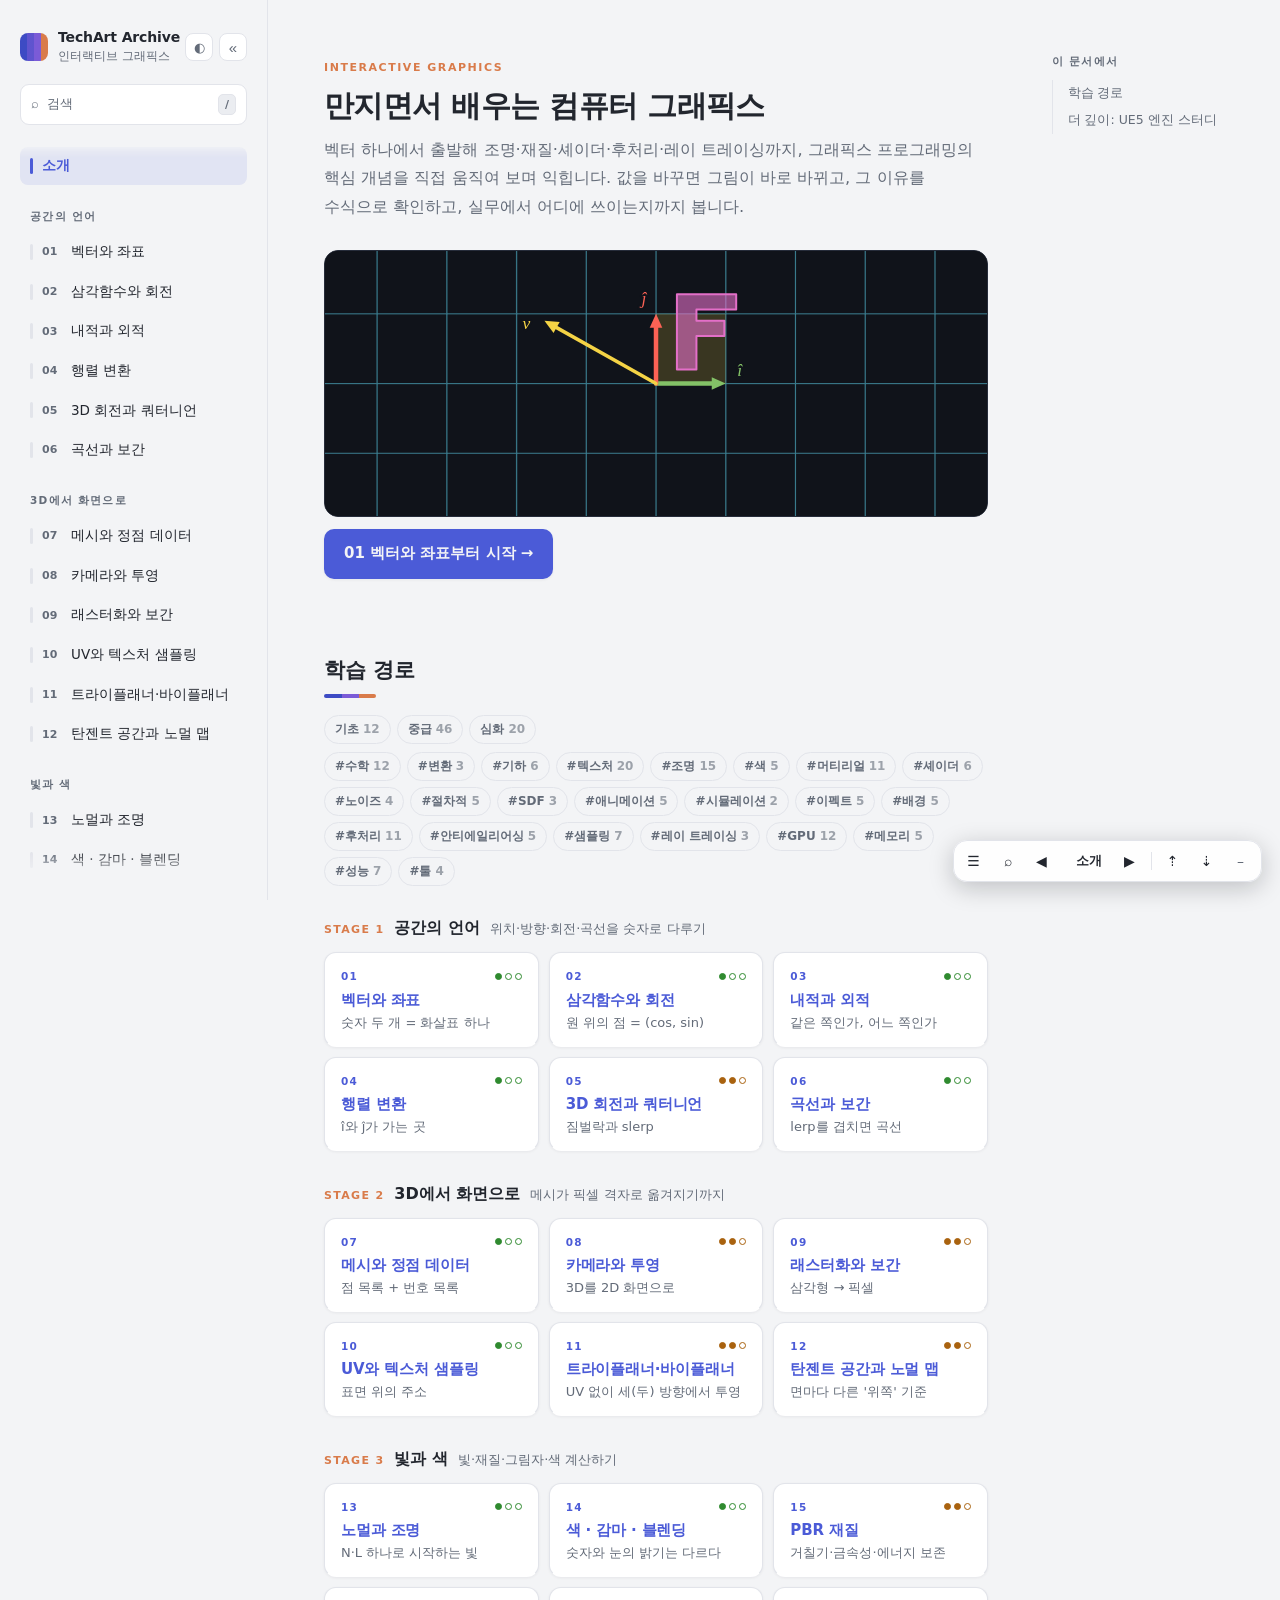
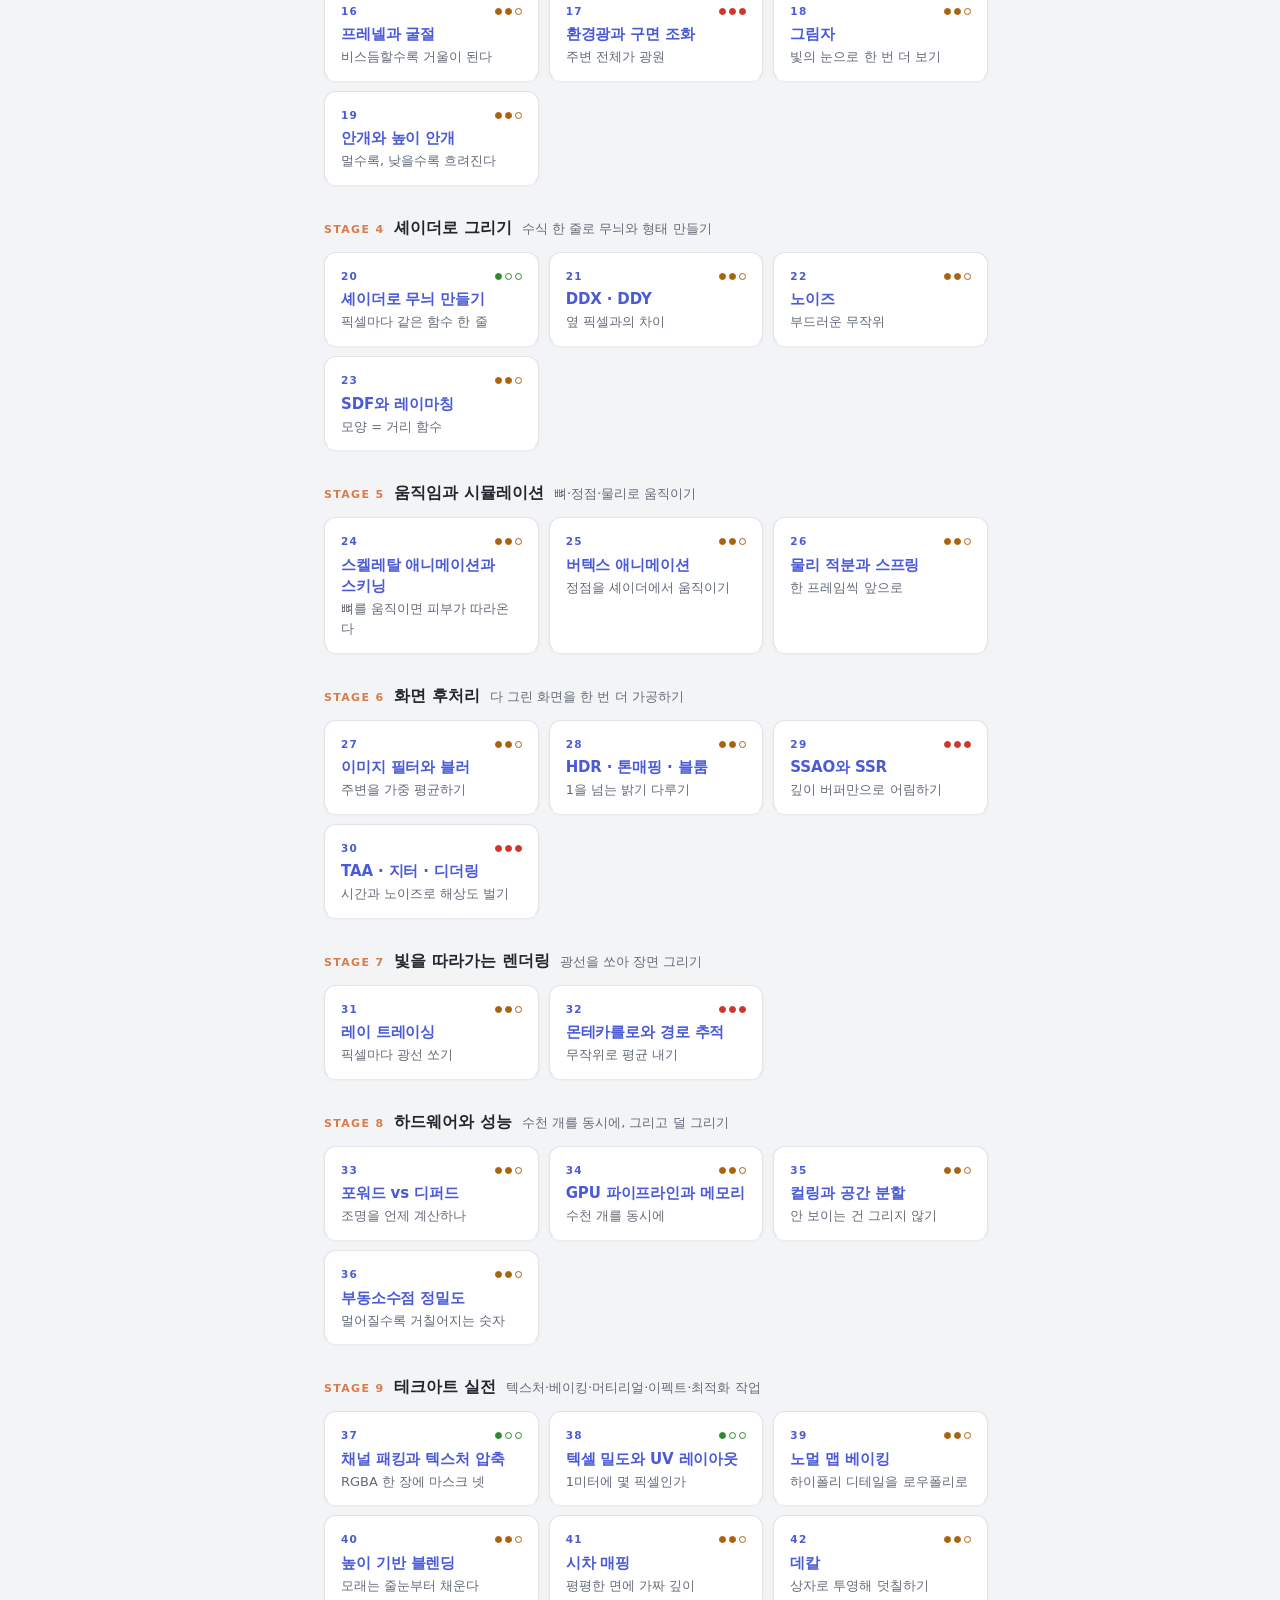
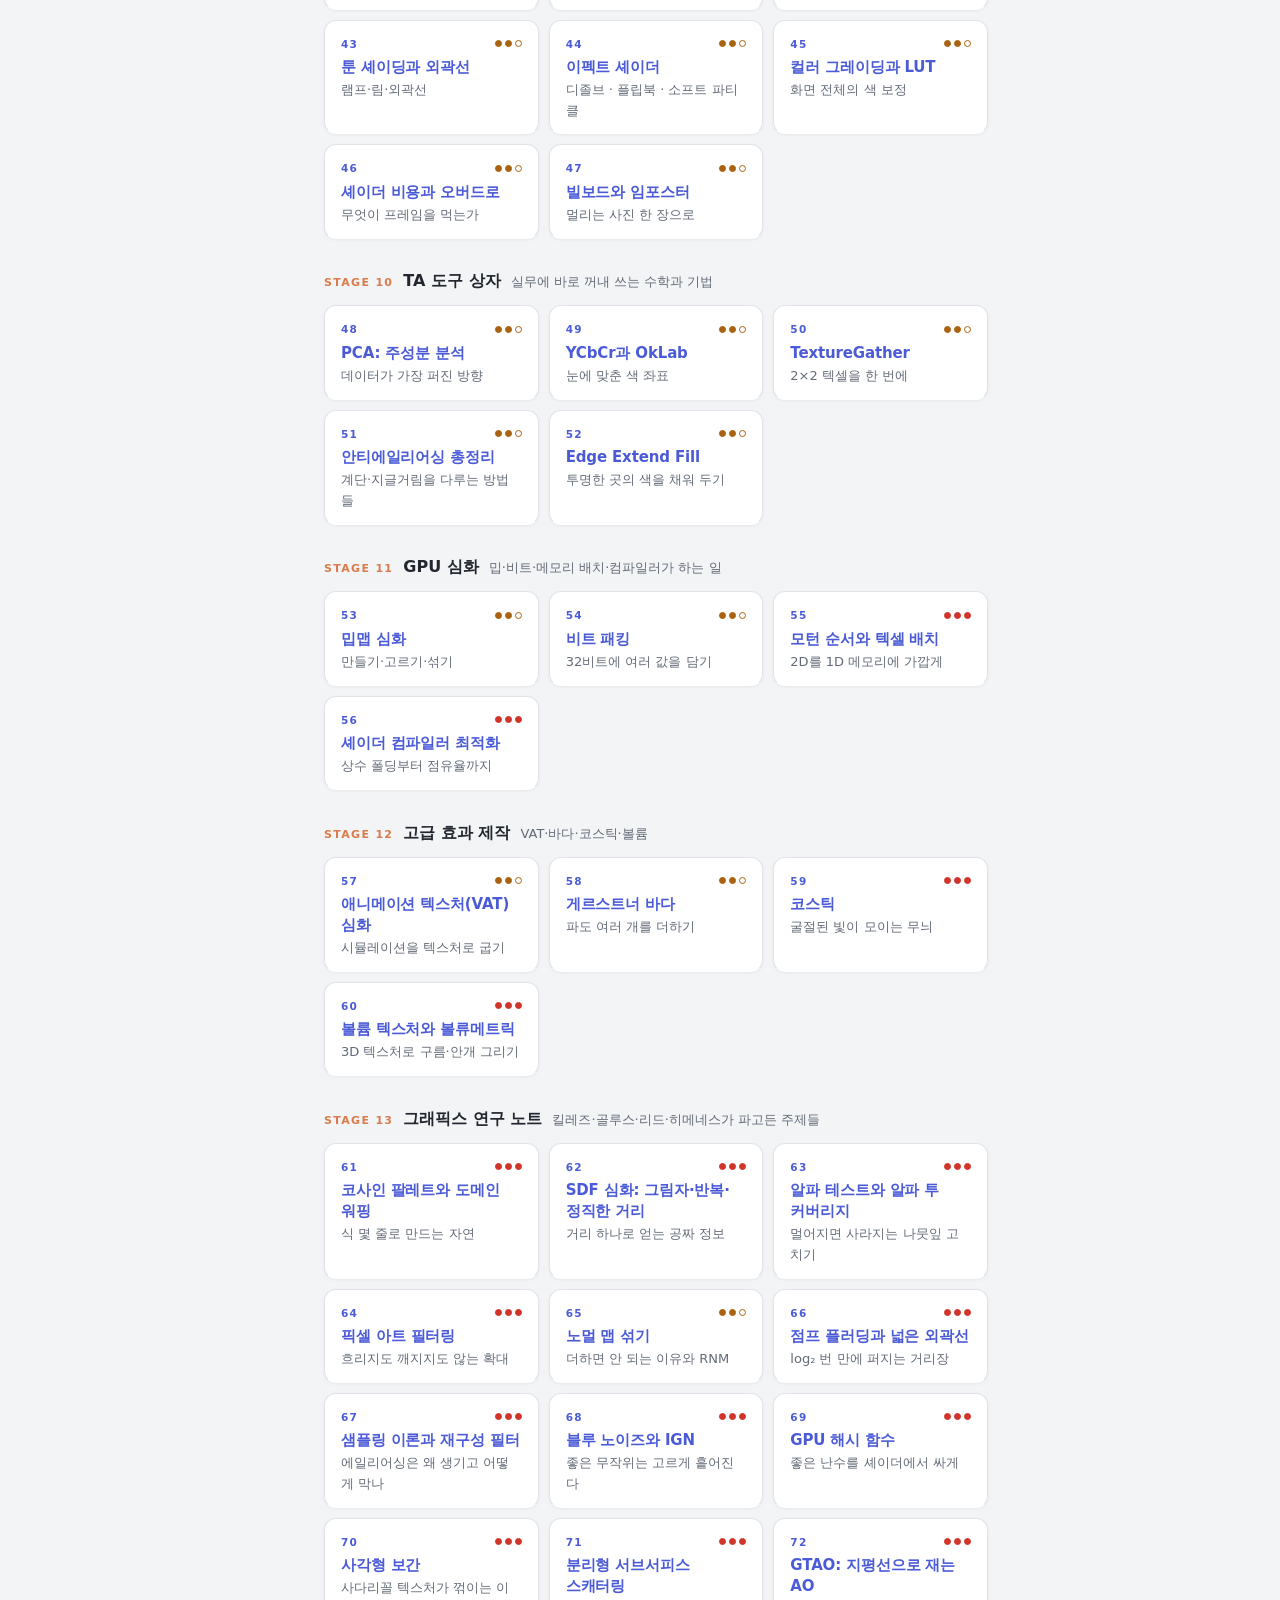
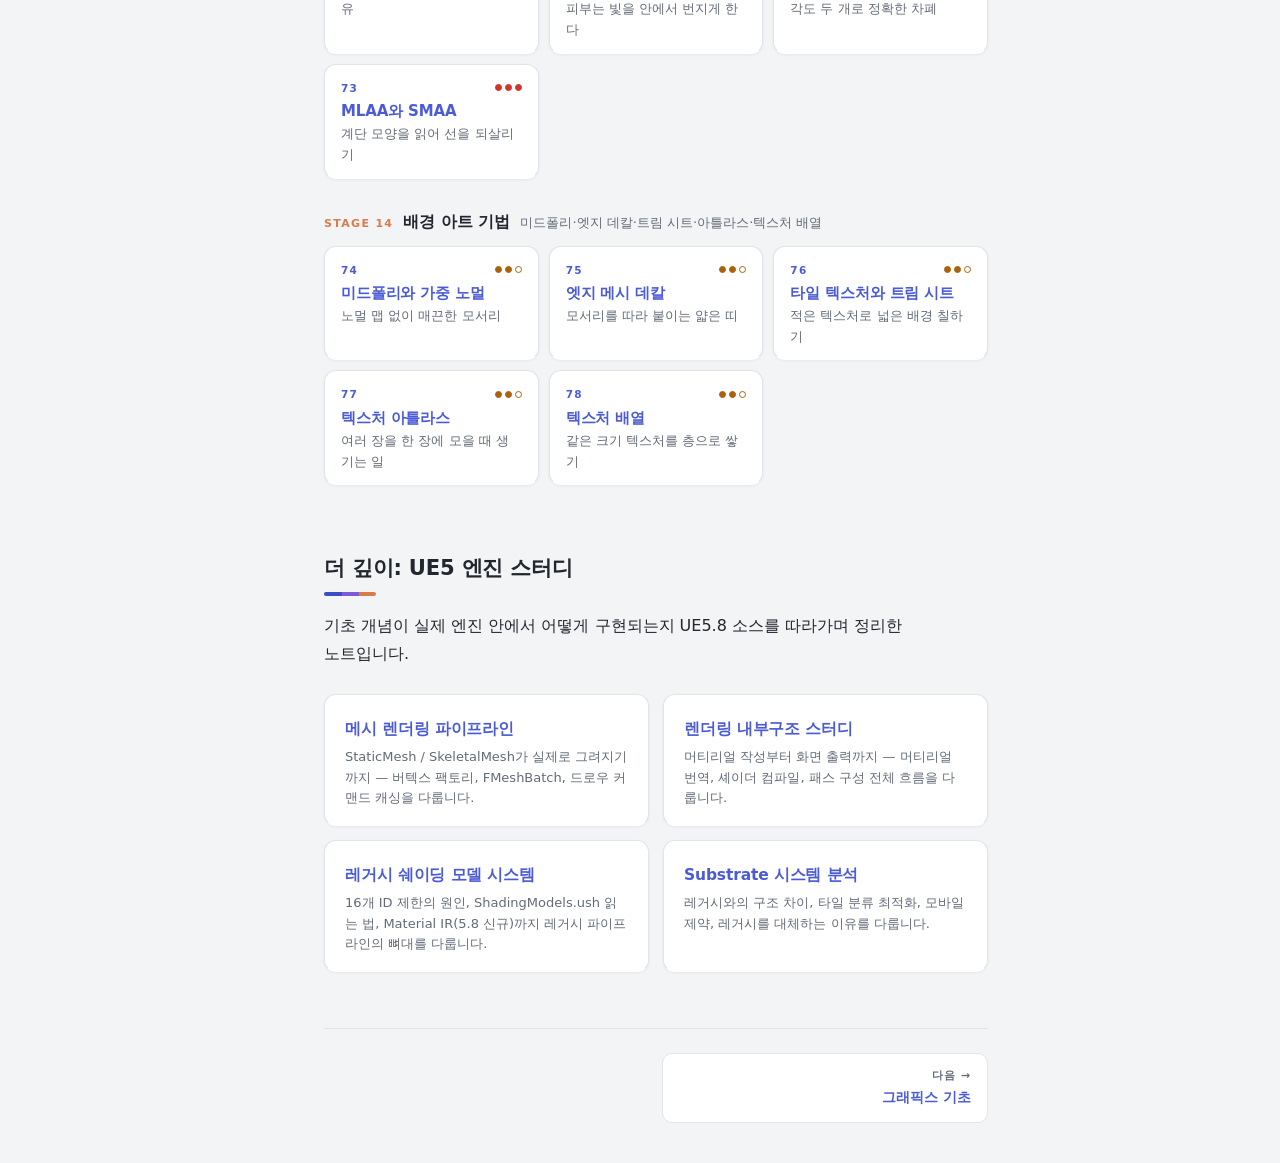
<file: index.html>
<!doctype html>
<html lang="ko">
<head>
  <meta charset="utf-8">
  <meta name="viewport" content="width=device-width, initial-scale=1">
  <meta http-equiv="refresh" content="0; url=%ED%85%8C%ED%81%AC%EC%95%84%ED%8A%B8%20%EB%9D%BC%EC%9D%B4%EB%B8%8C%EB%9F%AC%EB%A6%AC.html">
  <title>TechArt Archive</title>
</head>
<body>
  <script>location.replace("테크아트 라이브러리.html");</script>
  <p><a href="테크아트 라이브러리.html">테크아트 라이브러리로 이동</a></p>
</body>
</html>
</file>
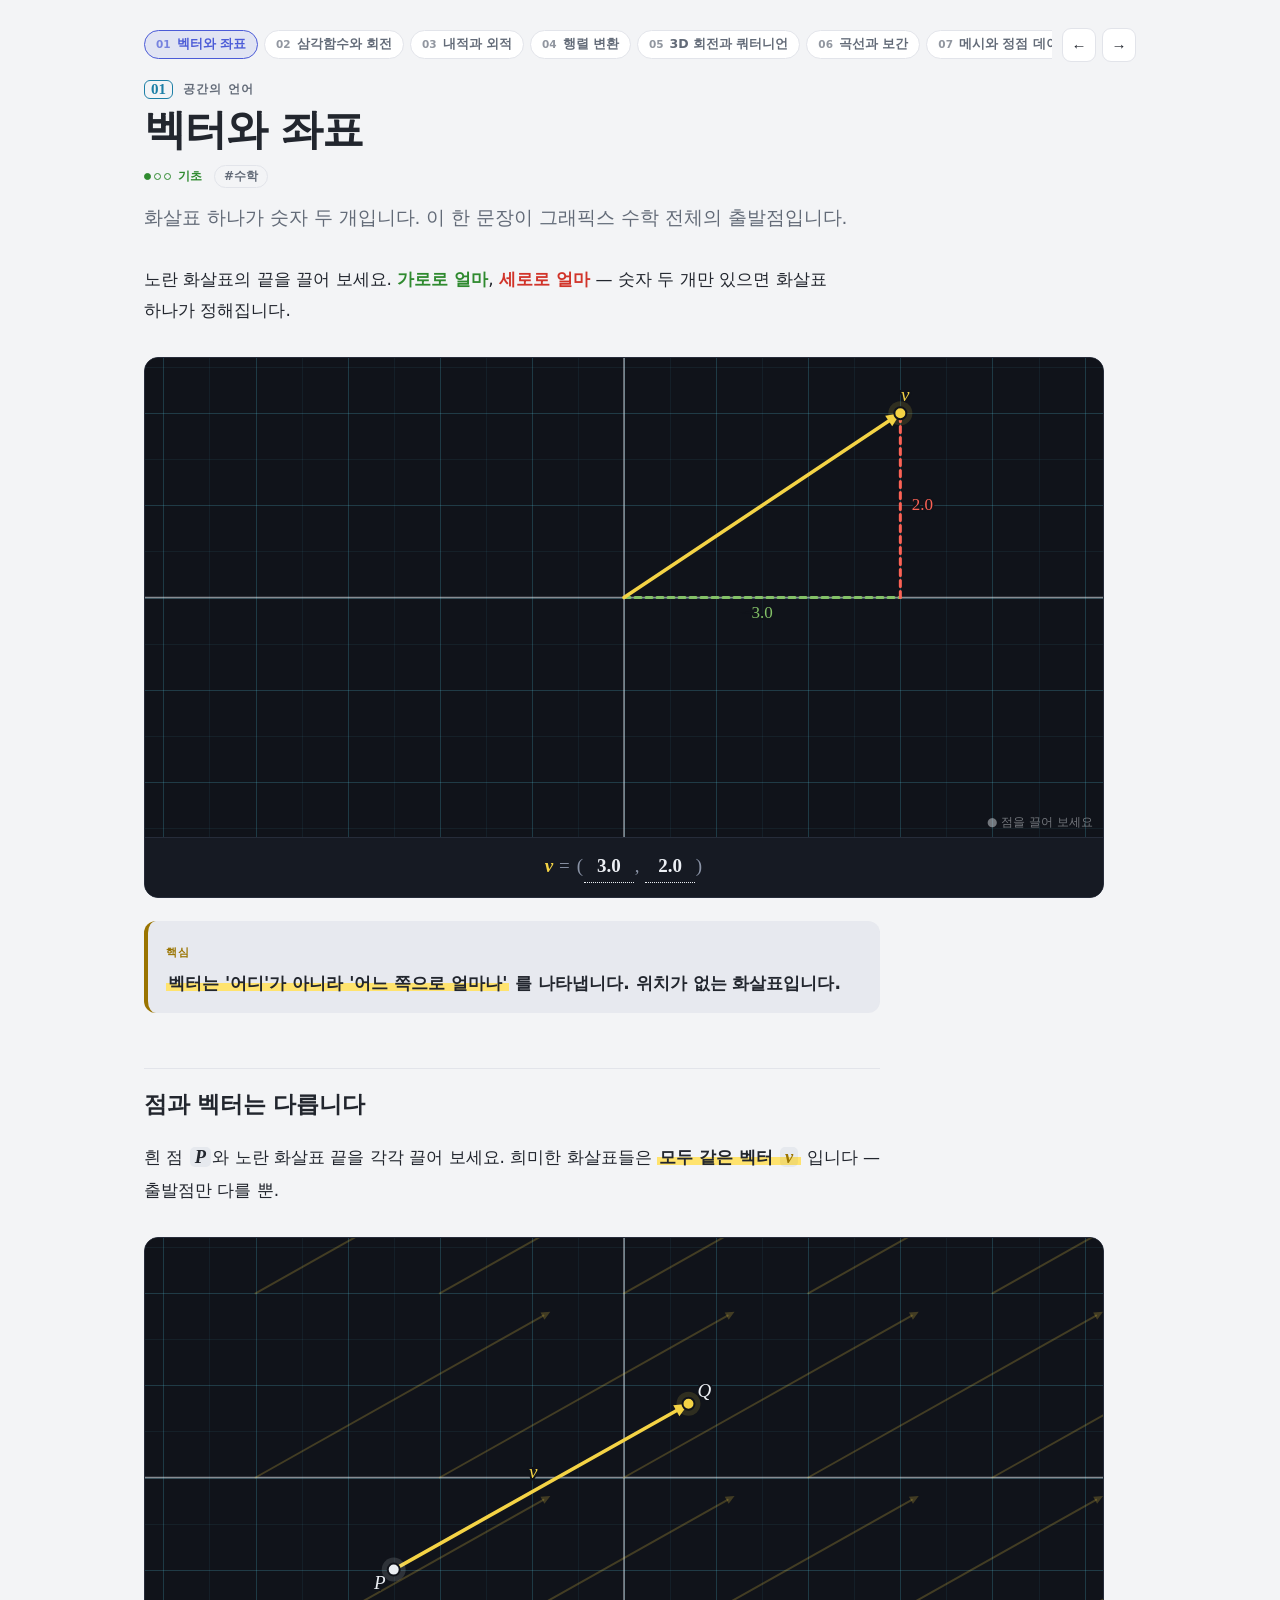
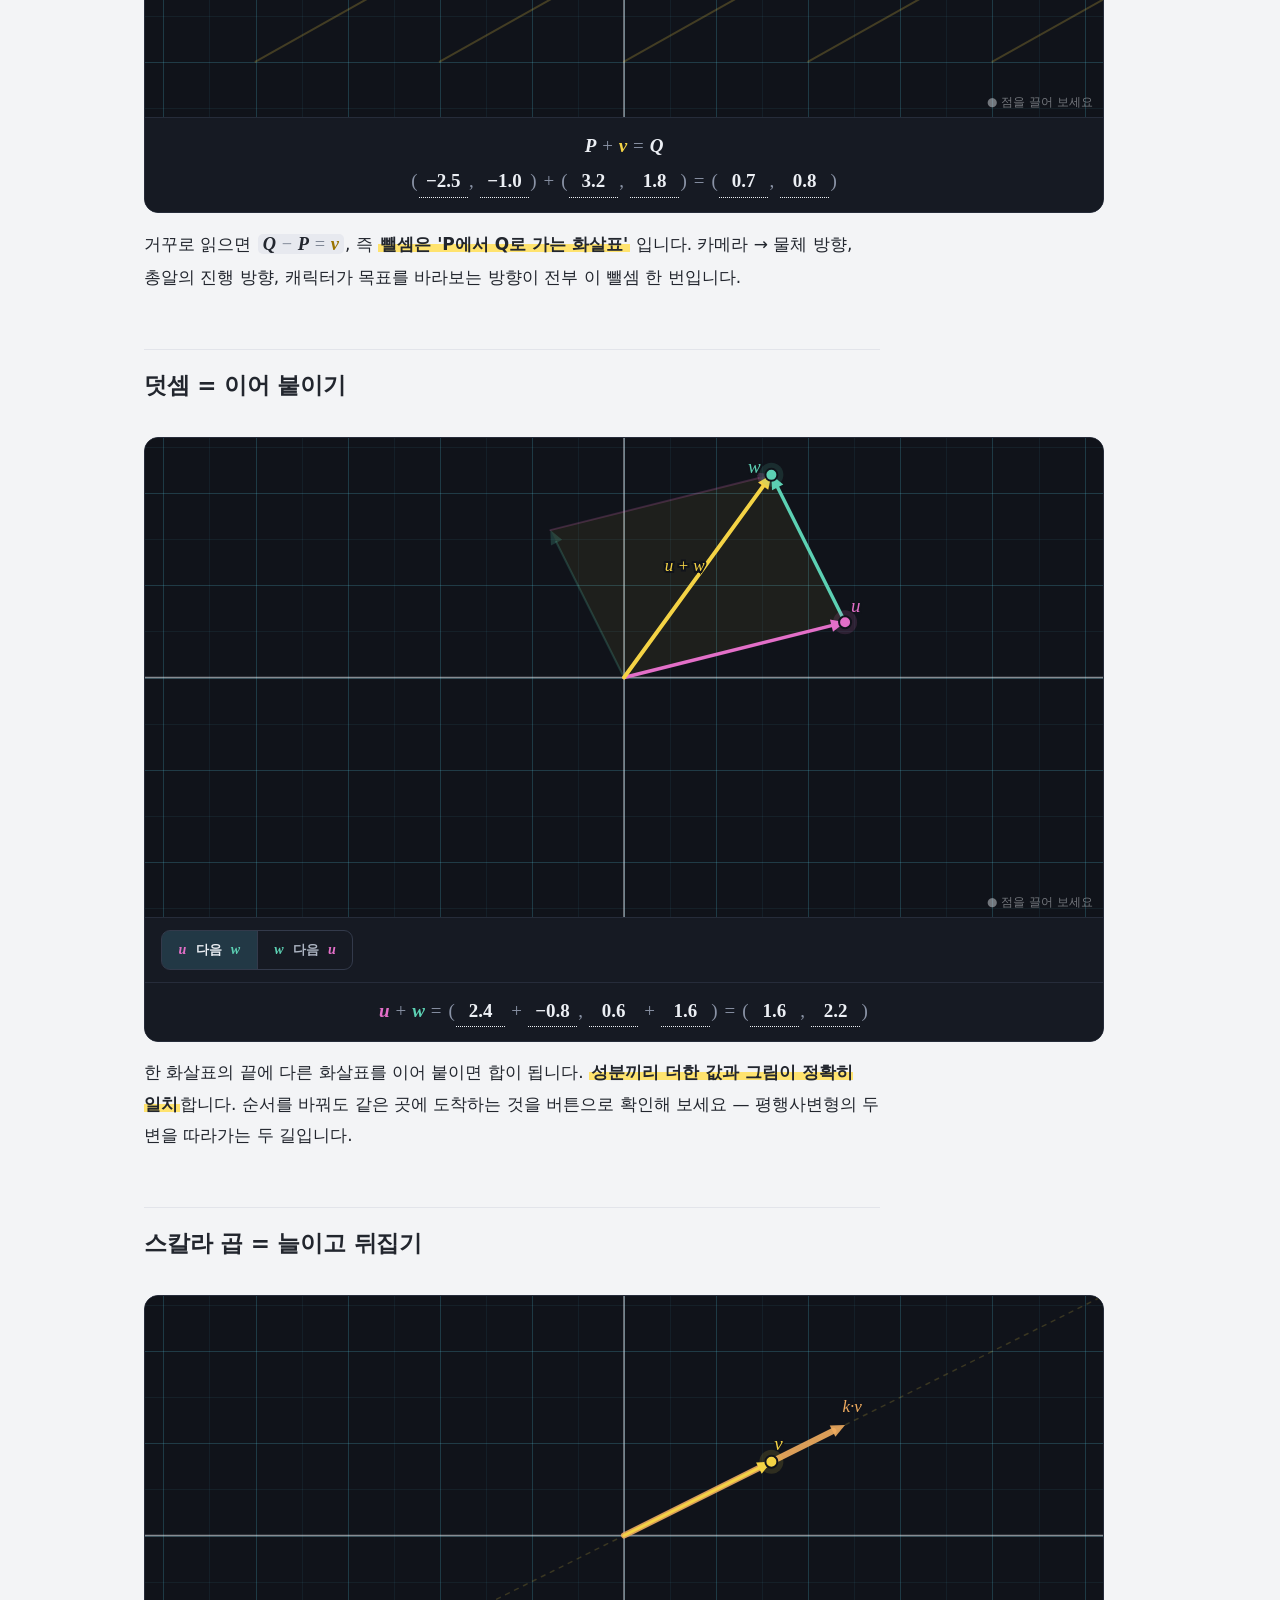
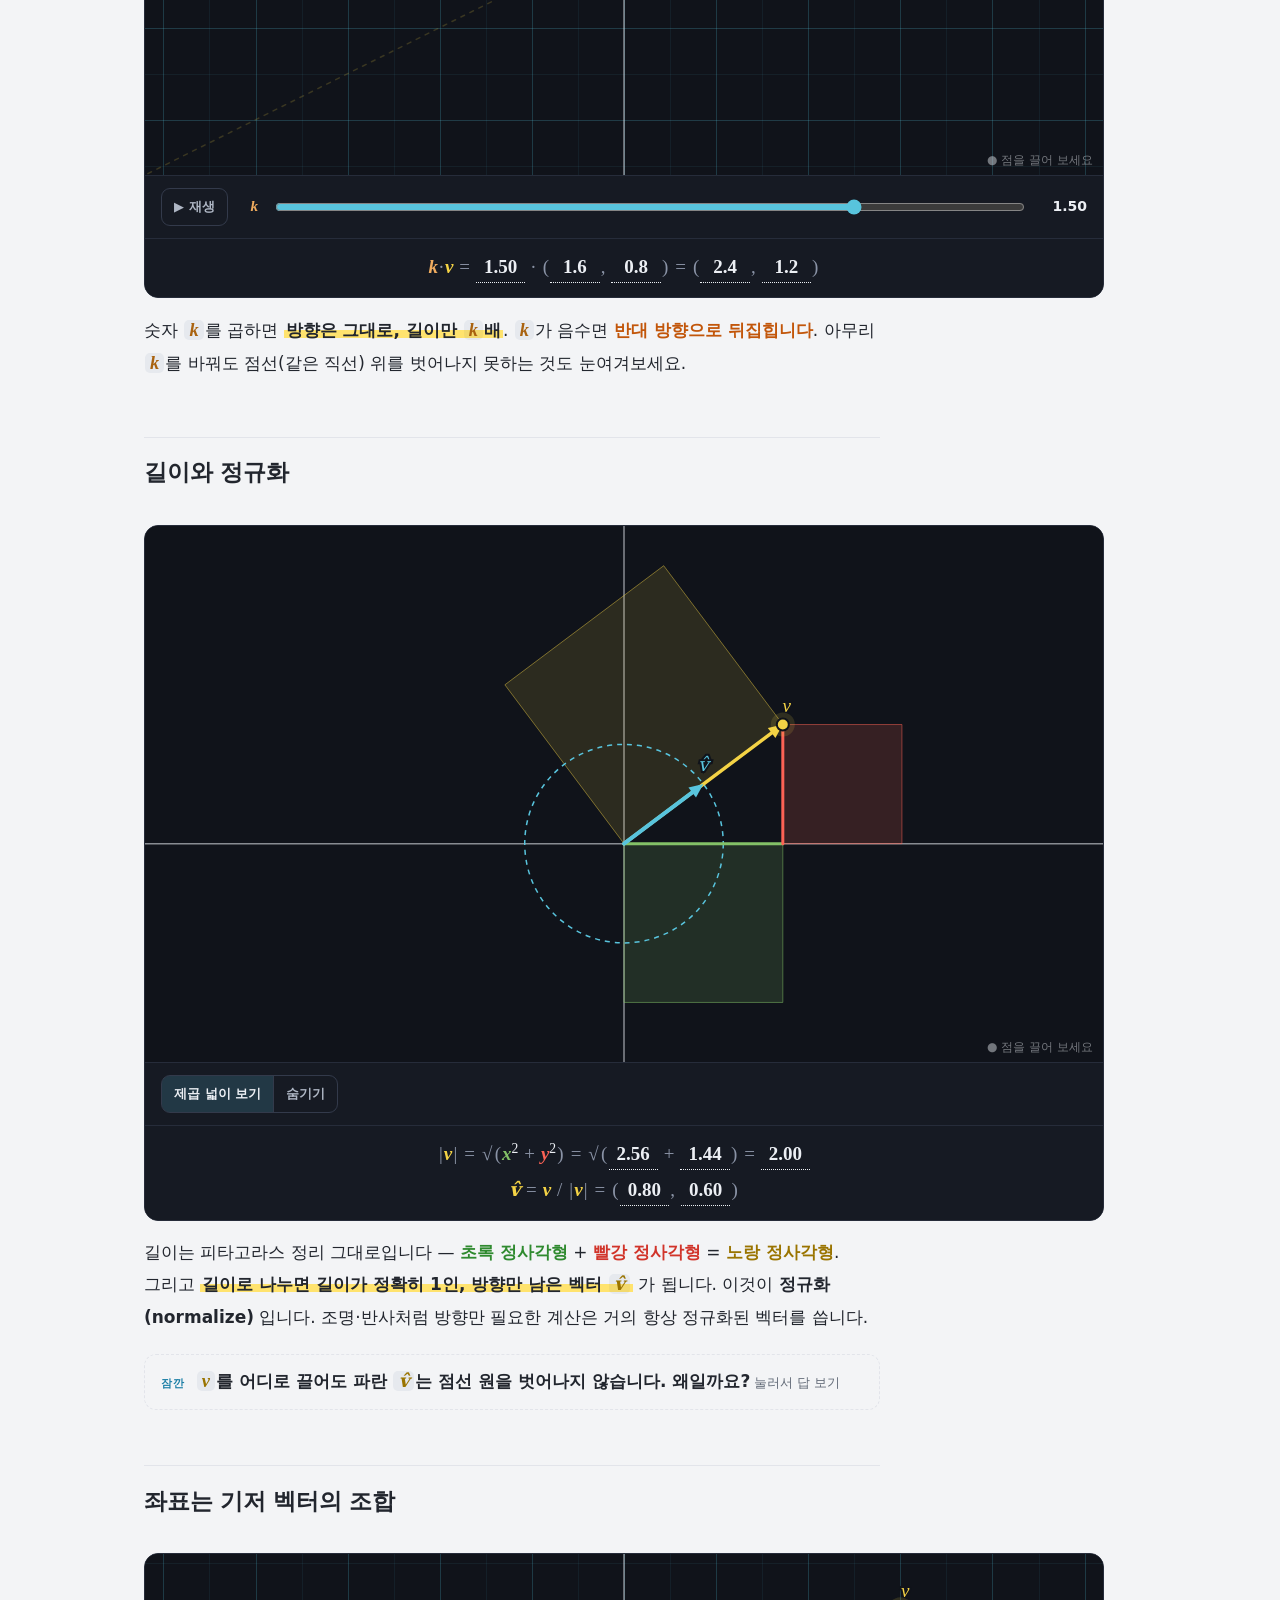
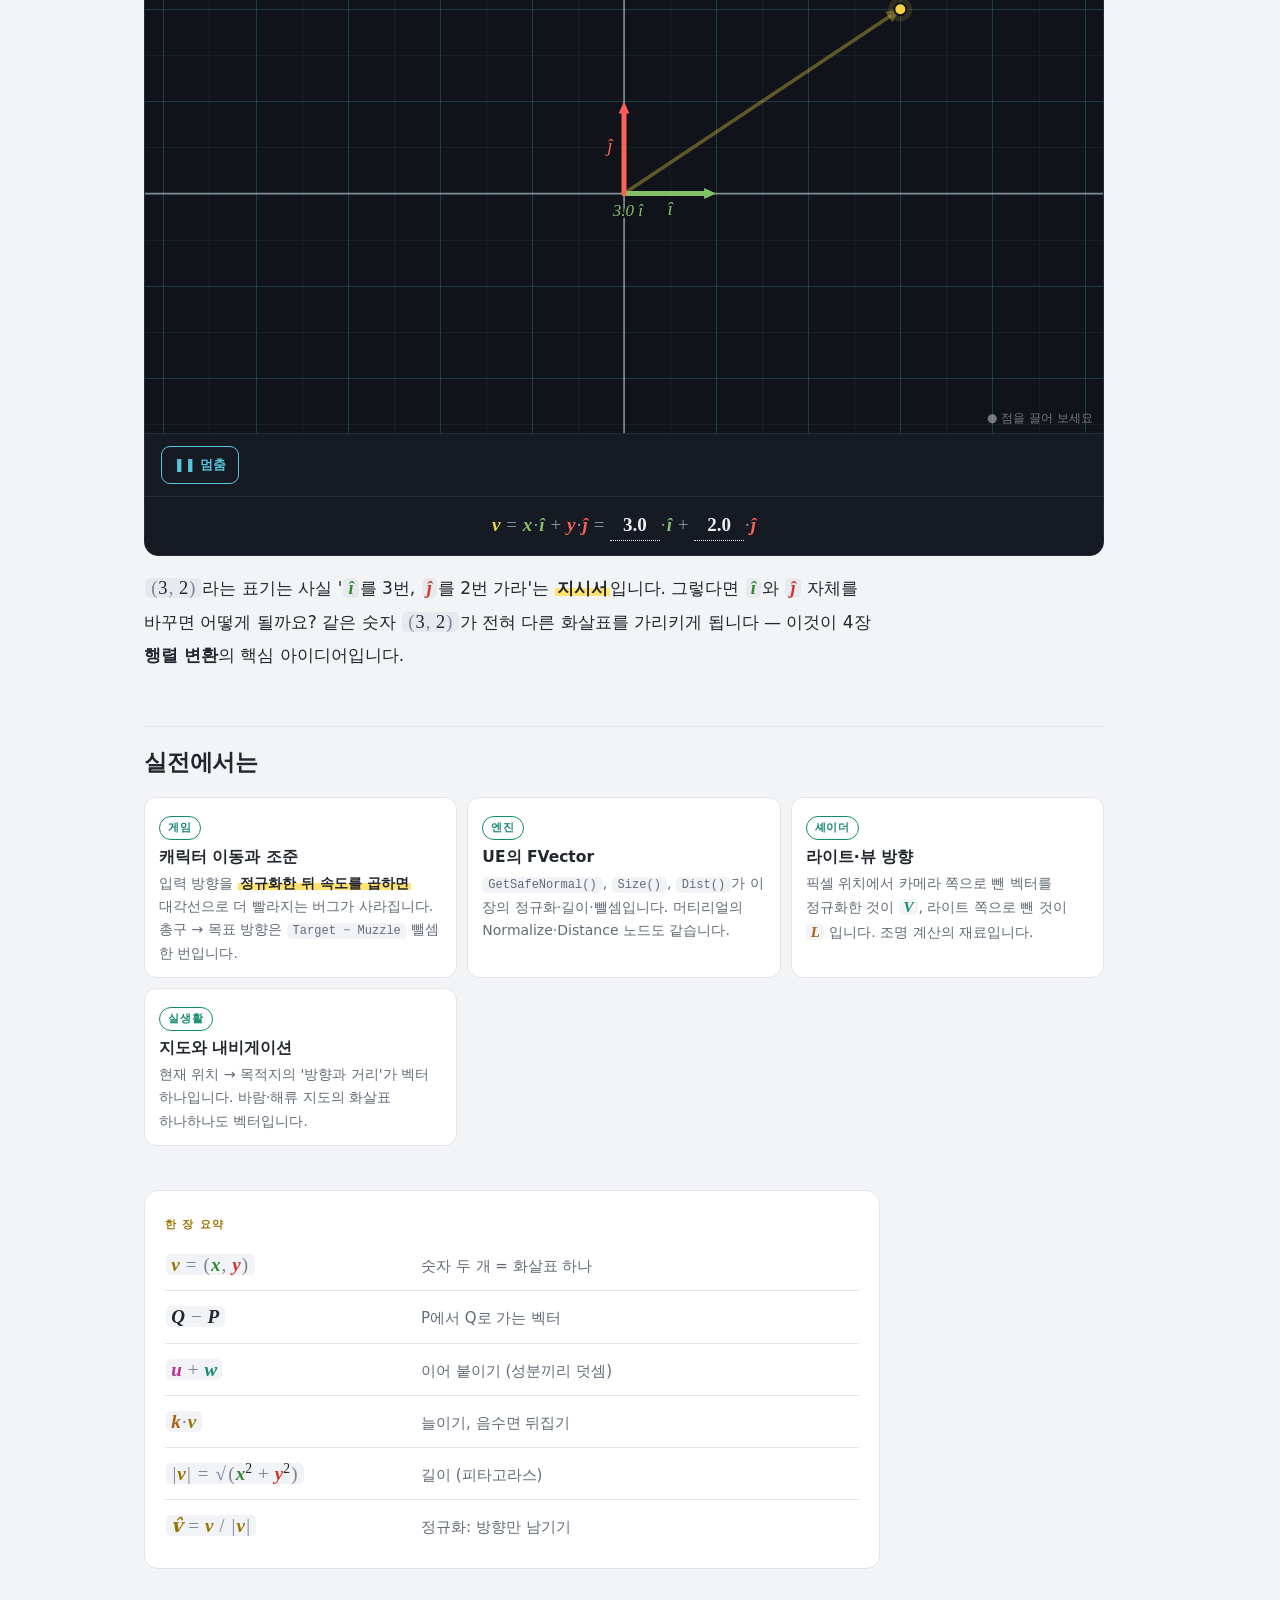
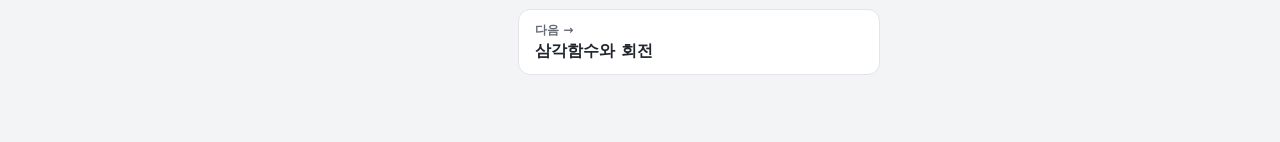
<file: graphics-lab/index.html>
<!doctype html>
<html lang="ko">
<head>
  <meta charset="utf-8" />
  <meta name="viewport" content="width=device-width, initial-scale=1" />
  <title>그래픽스 기초 랩</title>
  <style>
    :root { --bg: #F3F4F6; --surface: #FFFFFF; --ink: #22262E; --muted: #636B78; --line: #E2E4EA; --accent: #4B5BD7; --accent-soft: rgba(75, 91, 215, 0.10); }
    @media (prefers-color-scheme: dark) {
      :root:not([data-theme="light"]) { --bg: #14161B; --surface: #1C1F26; --ink: #E8EAF0; --muted: #98A0AE; --line: #2B2F3A; --accent: #93A0FF; --accent-soft: rgba(147, 160, 255, 0.12); }
    }
    :root[data-theme="dark"] { --bg: #14161B; --surface: #1C1F26; --ink: #E8EAF0; --muted: #98A0AE; --line: #2B2F3A; --accent: #93A0FF; --accent-soft: rgba(147, 160, 255, 0.12); }
    * { box-sizing: border-box; }
    body {
      margin: 0; background: var(--bg); color: var(--ink);
      font-family: "Pretendard Variable", Pretendard, "Malgun Gothic", "Segoe UI", system-ui, sans-serif;
      -webkit-font-smoothing: antialiased;
    }
    .shell { max-width: 64rem; margin: 0 auto; padding: 20px 16px 60px; }
  </style>
  <link rel="stylesheet" href="styles/app.css" />
</head>
<body>
  <div class="shell">
    <div class="lab-nav-row">
      <nav class="lab-topics" id="topicNav" aria-label="학습 주제"></nav>
      <div class="lab-pager">
        <button class="icon-btn" id="prevTopic" type="button" aria-label="이전 주제">←</button>
        <button class="icon-btn" id="nextTopic" type="button" aria-label="다음 주제">→</button>
      </div>
    </div>
    <div id="lessonRoot"></div>
  </div>

  <!-- 순서: core → lessons(번호순) → app. Bundle-GraphicsLab.ps1도 같은 순서로 묶습니다. -->
  <script src="js/core/format.js"></script>
  <script src="js/core/fig.js"></script>
  <script src="js/core/meta.js"></script>
  <script src="js/core/lab.js"></script>
  <script src="js/lessons/01-vector.js"></script>
  <script src="js/lessons/02-trig.js"></script>
  <script src="js/lessons/03-dotcross.js"></script>
  <script src="js/lessons/04-transform.js"></script>
  <script src="js/lessons/05-rotation3d.js"></script>
  <script src="js/lessons/06-curves.js"></script>
  <script src="js/lessons/07-mesh.js"></script>
  <script src="js/lessons/08-projection.js"></script>
  <script src="js/lessons/09-raster.js"></script>
  <script src="js/lessons/10-texture.js"></script>
  <script src="js/lessons/11-triplanar.js"></script>
  <script src="js/lessons/12-tangent.js"></script>
  <script src="js/lessons/13-lighting.js"></script>
  <script src="js/lessons/14-color.js"></script>
  <script src="js/lessons/15-pbr.js"></script>
  <script src="js/lessons/16-fresnel.js"></script>
  <script src="js/lessons/17-ibl.js"></script>
  <script src="js/lessons/18-shadow.js"></script>
  <script src="js/lessons/19-fog.js"></script>
  <script src="js/lessons/20-shader.js"></script>
  <script src="js/lessons/21-derivatives.js"></script>
  <script src="js/lessons/22-noise.js"></script>
  <script src="js/lessons/23-sdf.js"></script>
  <script src="js/lessons/24-skinning.js"></script>
  <script src="js/lessons/25-vertexanim.js"></script>
  <script src="js/lessons/26-physics.js"></script>
  <script src="js/lessons/27-blur.js"></script>
  <script src="js/lessons/28-hdr.js"></script>
  <script src="js/lessons/29-ssao.js"></script>
  <script src="js/lessons/30-taa.js"></script>
  <script src="js/lessons/31-raytrace.js"></script>
  <script src="js/lessons/32-pathtrace.js"></script>
  <script src="js/lessons/33-deferred.js"></script>
  <script src="js/lessons/34-gpu.js"></script>
  <script src="js/lessons/35-culling.js"></script>
  <script src="js/lessons/36-float.js"></script>
  <script src="js/lessons/37-texpack.js"></script>
  <script src="js/lessons/38-texel.js"></script>
  <script src="js/lessons/39-baking.js"></script>
  <script src="js/lessons/40-heightblend.js"></script>
  <script src="js/lessons/41-parallax.js"></script>
  <script src="js/lessons/42-decal.js"></script>
  <script src="js/lessons/43-toon.js"></script>
  <script src="js/lessons/44-vfx.js"></script>
  <script src="js/lessons/45-grading.js"></script>
  <script src="js/lessons/46-shadercost.js"></script>
  <script src="js/lessons/47-impostor.js"></script>
  <script src="js/lessons/48-pca.js"></script>
  <script src="js/lessons/49-colorspace.js"></script>
  <script src="js/lessons/50-gather.js"></script>
  <script src="js/lessons/51-aa.js"></script>
  <script src="js/lessons/52-edgefill.js"></script>
  <script src="js/lessons/53-mipmap.js"></script>
  <script src="js/lessons/54-bitpack.js"></script>
  <script src="js/lessons/55-morton.js"></script>
  <script src="js/lessons/56-compiler.js"></script>
  <script src="js/lessons/57-vat.js"></script>
  <script src="js/lessons/58-ocean.js"></script>
  <script src="js/lessons/59-caustic.js"></script>
  <script src="js/lessons/60-volume.js"></script>
  <script src="js/lessons/61-warp.js"></script>
  <script src="js/lessons/62-sdfadv.js"></script>
  <script src="js/lessons/63-alphacov.js"></script>
  <script src="js/lessons/64-pixelart.js"></script>
  <script src="js/lessons/65-normalblend.js"></script>
  <script src="js/lessons/66-jfa.js"></script>
  <script src="js/lessons/67-sampling.js"></script>
  <script src="js/lessons/68-bluenoise.js"></script>
  <script src="js/lessons/69-gpuhash.js"></script>
  <script src="js/lessons/70-quadinterp.js"></script>
  <script src="js/lessons/71-sss.js"></script>
  <script src="js/lessons/72-gtao.js"></script>
  <script src="js/lessons/73-smaa.js"></script>
  <script src="js/lessons/74-midpoly.js"></script>
  <script src="js/lessons/75-edgedecal.js"></script>
  <script src="js/lessons/76-tiling.js"></script>
  <script src="js/lessons/77-atlas.js"></script>
  <script src="js/lessons/78-texarray.js"></script>
  <script src="js/app.js"></script>
</body>
</html>
</file>
<file: graphics-lab/styles/app.css>
/* ===== 그래픽스 랩 스타일 =====
   색 토큰(--bg, --surface, --ink, --muted, --line, --accent)은 바깥 페이지가 정의합니다.
   그림 상자는 테마와 관계없이 항상 어두운 배경(3b1b)이고, 그 안의 수식도 밝은 팔레트를 씁니다. */

:root {
  --c-blue: #1C7FA6; --c-teal: #148A6E; --c-green: #2F8A2F; --c-yellow: #9A7400; --c-gold: #A9620F;
  --c-red: #D1342A; --c-purple: #7B4FA8; --c-pink: #B5309A; --c-orange: #C2560A; --c-grey: #5F6878; --c-white: var(--ink);
  --m-fn: #5B4BC4; --m-op: #7A8291; --math-bg: rgba(40, 60, 120, 0.06);
  --hl: #FFE36E; --hl-ink: inherit;
  --fig-bg: #10131A; --fig-panel: #161A23; --fig-line: #262C3A;
}
@media (prefers-color-scheme: dark) {
  :root:not([data-theme="light"]) {
    --c-blue: #58C4DD; --c-teal: #5CD0B3; --c-green: #83C167; --c-yellow: #F4D345; --c-gold: #F0AC5F;
    --c-red: #FC6255; --c-purple: #B189C6; --c-pink: #E36FC8; --c-orange: #FF862F; --c-grey: #8A93A6;
    --m-fn: #A5A1FF; --m-op: #8A93A6; --math-bg: rgba(140, 160, 255, 0.07);
    --hl: rgba(244, 211, 69, 0.30);
  }
}
:root[data-theme="dark"] {
  --c-blue: #58C4DD; --c-teal: #5CD0B3; --c-green: #83C167; --c-yellow: #F4D345; --c-gold: #F0AC5F;
  --c-red: #FC6255; --c-purple: #B189C6; --c-pink: #E36FC8; --c-orange: #FF862F; --c-grey: #8A93A6;
  --m-fn: #A5A1FF; --m-op: #8A93A6; --math-bg: rgba(140, 160, 255, 0.07);
  --hl: rgba(244, 211, 69, 0.30);
}

/* ---------- 주제 칩(좁은 화면용) ---------- */
.lab-nav-row { display: flex; align-items: center; gap: 10px; margin: 8px 0 18px; }
.lab-topics { display: flex; gap: 6px; flex: 1; min-width: 0; overflow-x: auto; scrollbar-width: none; padding-bottom: 2px; }
.lab-topics button {
  appearance: none; border: 1px solid var(--line); background: var(--surface); color: var(--muted);
  font: inherit; font-size: 12.5px; font-weight: 600; padding: 5px 11px; border-radius: 999px;
  cursor: pointer; white-space: nowrap; display: inline-flex; gap: 6px; align-items: center;
}
.lab-topics button .num { font-size: 10.5px; font-weight: 800; opacity: 0.7; }
.lab-topics button.active { border-color: var(--accent); color: var(--accent); background: var(--accent-soft, transparent); }
.lab-pager { display: flex; gap: 6px; }
.icon-btn {
  appearance: none; border: 1px solid var(--line); background: var(--surface); color: var(--ink);
  width: 34px; height: 34px; border-radius: 9px; cursor: pointer; font-size: 15px;
}
.icon-btn:hover, .lab-topics button:hover { border-color: var(--accent); }

/* ---------- 주제 본문 ---------- */
.lesson { display: none; }
.lesson.active { display: block; }
.lesson-head { margin: 4px 0 30px; }
.lesson-kicker {
  display: flex; align-items: center; gap: 10px; margin: 0 0 6px;
  font-size: 12px; font-weight: 700; letter-spacing: 0.1em; color: var(--muted);
}
.lesson-kicker span {
  font-family: "Cambria Math", "Times New Roman", serif; font-size: 15px; letter-spacing: 0;
  color: var(--c-blue); border: 1.5px solid currentColor; border-radius: 6px; padding: 0 6px;
}
.lesson h1 { font-size: clamp(30px, 4vw, 42px); line-height: 1.2; letter-spacing: -0.02em; margin: 0 0 12px; }
/* 난이도(점 셋)와 태그 */
.lesson-meta { display: flex; flex-wrap: wrap; align-items: center; gap: 6px; margin: -2px 0 14px; }
.lv { display: inline-flex; align-items: center; gap: 3px; font-size: 12px; font-weight: 800; color: var(--muted); margin-right: 6px; }
.lv i { width: 7px; height: 7px; border-radius: 50%; border: 1.5px solid currentColor; }
.lv i:last-of-type { margin-right: 4px; }
.lv-1 { color: var(--c-green); } .lv-2 { color: var(--c-gold); } .lv-3 { color: var(--c-red); }
.lv-1 i:nth-child(-n+1), .lv-2 i:nth-child(-n+2), .lv-3 i:nth-child(-n+3) { background: currentColor; }
.lesson-meta .tag {
  font: inherit; font-size: 12px; font-weight: 700; color: var(--muted); background: transparent; cursor: pointer;
  border: 1px solid var(--line); border-radius: 999px; padding: 2px 9px; touch-action: manipulation;
}
.lesson-meta .tag:hover { color: var(--c-blue); border-color: currentColor; }
.lesson-hook { font-size: 18.5px; line-height: 1.7; color: var(--muted); margin: 0; max-width: 44rem; }
.lesson-body { font-size: 17px; line-height: 1.85; }
.lesson-body > p, .lesson-body > h2, .lesson-body > .keybox, .lesson-body > .ponder { max-width: 46rem; }
.lesson-body > p { margin: 0.9em 0; }
.lesson-body h2 {
  font-size: 23px; letter-spacing: -0.01em; margin: 2.4em 0 0.6em; padding-top: 0.6em;
  border-top: 1px solid var(--line);
}
.lesson-body strong { font-weight: 800; }
.lesson-body code {
  font-family: "Cascadia Code", Consolas, monospace; font-size: 0.86em;
  background: var(--math-bg); padding: 1px 6px; border-radius: 5px;
}

/* 형광펜: 글자 아래쪽 절반만 칠해 줄 간격이 답답하지 않게 합니다 */
.lesson mark, .home-hl {
  background: linear-gradient(transparent 52%, var(--hl) 52%, var(--hl) 92%, transparent 92%);
  color: var(--hl-ink); padding: 0 2px; font-weight: 650;
}
.tint { font-weight: 700; }
.c-blue { color: var(--c-blue); } .c-teal { color: var(--c-teal); } .c-green { color: var(--c-green); }
.c-yellow { color: var(--c-yellow); } .c-gold { color: var(--c-gold); } .c-red { color: var(--c-red); }
.c-purple { color: var(--c-purple); } .c-pink { color: var(--c-pink); } .c-orange { color: var(--c-orange); }
.c-grey { color: var(--c-grey); } .c-white { color: var(--c-white); }

/* ---------- 인라인 수식 하이라이트 ---------- */
.math {
  font-family: "Cambria Math", "STIX Two Math", "Latin Modern Math", "Times New Roman", serif;
  font-size: 1.08em; white-space: nowrap;
  background: var(--math-bg); border-radius: 5px; padding: 0 0.28em; margin: 0 0.05em;
}
/* 본문 속 긴 수식은 줄을 넘길 수 있게 (화면 밖으로 넘치는 것보다 낫다) */
.lesson-body p .math, .keybox .math, .ponder .math, .use .math { white-space: normal; }
.math .m-id { font-style: italic; font-weight: 600; }
.math .m-id:not([class*="c-"]) { color: var(--ink); }
.math .m-num { font-weight: 500; }
.math .m-fn:not([class*="c-"]) { color: var(--m-fn); }
.math .m-fn { font-style: normal; font-weight: 600; }
.math .m-unit { font-style: normal; color: var(--m-op); font-size: 0.9em; padding-left: 0.1em; }
.math .m-op { color: var(--m-op); padding: 0 0.06em; }
.math .m-txt { font-family: inherit; font-family: "Pretendard Variable", Pretendard, "Malgun Gothic", sans-serif; font-size: 0.86em; }
.math sup, .math sub { font-size: 0.72em; line-height: 0; }
.math .live {
  display: inline-block; min-width: 2.6em; text-align: center; font-style: normal; font-weight: 700;
  font-variant-numeric: tabular-nums; border-bottom: 1.5px dotted currentColor;
}

/* 행렬: 양옆 대괄호는 테두리로 그립니다 */
.mat { display: inline-block; vertical-align: middle; position: relative; padding: 0 0.32em; margin: 0 0.12em; }
.mat::before, .mat::after {
  content: ""; position: absolute; top: 0.05em; bottom: 0.05em; width: 0.28em;
  border: 1.5px solid var(--m-op); 
}
.mat::before { left: 0; border-right: 0; }
.mat::after { right: 0; border-left: 0; }
.mat-g { display: inline-grid; column-gap: 0.75em; row-gap: 0; text-align: center; line-height: 1.3; }
.mat-c .m-id:not([class*="c-"]), .mat-c .m-num, .mat-c .live { color: inherit; }
.fig-eq .mat-g { line-height: 1.35; }

.math .live-txt { border-bottom: 0; min-width: 0; font-family: "Pretendard Variable", Pretendard, "Malgun Gothic", sans-serif; font-weight: 600; font-size: 0.86em; }
.math .live-txt .math { font-size: 1.12em; }

/* ---------- 그림 ---------- */
.fig {
  margin: 1.8em 0 0.4em; max-width: 60rem;
  background: var(--fig-bg); border: 1px solid var(--fig-line); border-radius: 14px; overflow: hidden;
  color: #ECEFF4;
  /* 그림 안의 수식은 항상 어두운 배경용 색 */
  --c-blue: #58C4DD; --c-teal: #5CD0B3; --c-green: #83C167; --c-yellow: #F4D345; --c-gold: #F0AC5F;
  --c-red: #FC6255; --c-purple: #B189C6; --c-pink: #E36FC8; --c-orange: #FF862F; --c-grey: #8A93A6; --c-white: #ECEFF4;
  --m-fn: #A5A1FF; --m-op: #8A93A6; --math-bg: transparent; --ink: #ECEFF4; --muted: #8A93A6;
}
.fig-title { padding: 10px 16px 0; font-size: 13px; font-weight: 700; letter-spacing: 0.04em; color: #8A93A6; }
.fig-stage { position: relative; }
/* 세로 스크롤은 브라우저에 맡기고, 핸들을 잡은 터치만 스크립트가 가로챕니다(fig.js의 touchstart) */
.fig-canvas { display: block; width: 100%; touch-action: pan-y; -webkit-user-select: none; user-select: none; -webkit-tap-highlight-color: transparent; }
.fig-ctl {
  display: flex; flex-wrap: wrap; gap: 8px 18px; align-items: center;
  padding: 12px 16px; background: var(--fig-panel); border-top: 1px solid var(--fig-line);
  font-size: 14px;
}
.ctl-slider { display: flex; align-items: center; gap: 10px; flex: 1 1 220px; min-width: 200px; }
.ctl-label { white-space: nowrap; color: #C9CFDA; }
.ctl-slider input { flex: 1; accent-color: #58C4DD; min-width: 80px; height: 28px; }
.ctl-slider output { min-width: 3.6em; text-align: right; font-variant-numeric: tabular-nums; font-weight: 700; color: #ECEFF4; }
.ctl-seg { display: inline-flex; border: 1px solid #333A4B; border-radius: 9px; overflow: hidden; }
.ctl-seg button, .ctl-btn {
  appearance: none; border: 0; background: transparent; color: #AEB6C4; font: inherit; font-size: 13px;
  font-weight: 600; padding: 6px 12px; cursor: pointer;
}
.ctl-seg button + button { border-left: 1px solid #333A4B; }
.ctl-seg button.on { background: rgba(88, 196, 221, 0.18); color: #ECEFF4; }
.ctl-btn { border: 1px solid #333A4B; border-radius: 9px; }
.ctl-btn:hover, .ctl-seg button:hover { color: #ECEFF4; }
.ctl-play.on { border-color: #58C4DD; color: #58C4DD; }
.fig-eq {
  padding: 12px 16px 14px; border-top: 1px solid var(--fig-line); background: var(--fig-panel);
  display: flex; flex-direction: column; align-items: center; gap: 4px;
}
.fig-eq-line { font-size: 19px; line-height: 1.6; text-align: center; overflow-x: auto; max-width: 100%; }
.fig-eq .math { font-size: 1em; padding: 0; white-space: nowrap; }
.fig-cap { font-size: 14px !important; color: var(--muted); margin: 0.5em 0 1.6em !important; line-height: 1.6; }

/* ---------- 핵심 · 잠깐 · 요약 ---------- */
.keybox {
  margin: 1.4em 0; padding: 14px 18px 14px 18px; border-radius: 12px;
  background: var(--math-bg); border-left: 4px solid var(--c-yellow);
}
.keybox p { margin: 0; font-weight: 600; }
.keybox-tag, .ponder-tag, .recap-tag {
  display: inline-block; font-size: 11px; font-weight: 800; letter-spacing: 0.12em;
  color: var(--c-yellow); margin-bottom: 4px;
}
.ponder { margin: 1.2em 0; border: 1px dashed var(--line); border-radius: 12px; padding: 10px 16px; }
.ponder summary { cursor: pointer; font-weight: 600; list-style: none; }
.ponder summary::-webkit-details-marker { display: none; }
.ponder-tag { color: var(--c-blue); margin: 0 10px 0 0; }
.ponder summary::after { content: "  눌러서 답 보기"; color: var(--muted); font-size: 12.5px; font-weight: 500; }
.ponder[open] summary::after { content: ""; }
.ponder-a { margin-top: 8px; color: var(--ink); }
.recap {
  margin: 2.6em 0 1em; max-width: 46rem; border: 1px solid var(--line); border-radius: 14px;
  padding: 16px 20px; background: var(--surface);
}
.recap-row { display: flex; gap: 16px; align-items: baseline; padding: 8px 0; border-top: 1px solid var(--line); flex-wrap: wrap; }
.recap-tag + .recap-row { border-top: 0; }
.recap-eq { flex: 0 0 auto; min-width: 15rem; }
.recap-eq .math { font-size: 1.12em; }
.recap-d { color: var(--muted); font-size: 15px; flex: 1 1 14rem; }

/* ---------- 실전 활용 ---------- */
.uses { max-width: 60rem; }
.use-grid { display: grid; grid-template-columns: repeat(auto-fill, minmax(240px, 1fr)); gap: 10px; margin-top: 0.6em; }
.use { border: 1px solid var(--line); background: var(--surface); border-radius: 12px; padding: 12px 14px; }
.use-tag {
  display: inline-block; font-size: 10.5px; font-weight: 800; letter-spacing: 0.08em; padding: 1px 8px; border-radius: 999px;
  color: var(--c-teal); border: 1px solid currentColor; margin-bottom: 6px;
}
.use-t { font-weight: 800; font-size: 15.5px; line-height: 1.45; margin-bottom: 4px; }
.use-d { font-size: 14px; line-height: 1.65; color: var(--muted); }
.use, .keybox, .ponder, .recap-d, .lesson-body > p { overflow-wrap: anywhere; word-break: keep-all; }
.use-d strong, .use-d mark { color: var(--ink); }

/* ---------- 이전·다음 ---------- */
.lesson-foot { display: grid; grid-template-columns: 1fr 1fr; gap: 12px; margin: 40px 0 8px; max-width: 46rem; }
.foot-btn {
  appearance: none; font: inherit; text-align: left; cursor: pointer; color: var(--ink);
  border: 1px solid var(--line); background: var(--surface); border-radius: 12px; padding: 12px 16px;
  font-weight: 700; display: flex; flex-direction: column; gap: 2px;
}
.foot-btn span { font-size: 12px; color: var(--muted); font-weight: 600; }
.foot-btn.next { text-align: right; grid-column: 2; }
.foot-btn:hover { border-color: var(--accent); }

@media (max-width: 860px) {
  .lesson-body { font-size: 16px; }
  .fig { margin-left: -6px; margin-right: -6px; border-radius: 10px; }
  .fig-eq-line { font-size: 16.5px; }
  .recap-eq { min-width: 0; }
}
/* 휴대폰: 그림은 화면 끝까지(본문 여백 --gutter 만큼 바깥으로), 조작부는 한 줄에 하나 */
@media (max-width: 600px) {
  .lesson h1 { font-size: 28px; }
  .lesson-hook { font-size: 16.5px; }
  .lesson-body h2 { font-size: 20px; margin-top: 2em; }
  .fig { margin-left: calc(-1 * var(--gutter, 16px)); margin-right: calc(-1 * var(--gutter, 16px)); border-radius: 0; border-left: 0; border-right: 0; }
  .fig-title { padding: 8px 12px 0; }
  .fig-ctl { padding: 10px 12px; gap: 8px 10px; }
  .ctl-slider { flex: 1 1 100%; min-width: 0; }
  .ctl-seg { flex-wrap: wrap; }
  .fig-eq { padding: 10px 12px 12px; }
  .fig-eq-line { font-size: 15px; white-space: normal; }
  .fig-eq .math, .lesson-body .math { white-space: normal; }
  .fig-cap { margin-left: 0; }
  .keybox { padding: 12px 14px; }
  .use-grid { grid-template-columns: 1fr; }
  .recap { padding: 14px 14px; }
  .recap-row { flex-direction: column; gap: 2px; }
  .lesson-foot { grid-template-columns: 1fr; }
  .foot-btn.next { grid-column: 1; }
}
/* 손가락으로 쓰는 기기: 누를 곳을 크게, 두 번 탭 확대 끄기 */
@media (pointer: coarse) {
  .ctl-seg button, .ctl-btn { padding: 9px 14px; font-size: 14px; min-height: 40px; }
  .ctl-slider input { height: 36px; }
  .lab-topics button { padding: 8px 13px; }
  .icon-btn { width: 40px; height: 40px; }
}
.lesson button, .lesson input, .lab-nav-row button { touch-action: manipulation; -webkit-tap-highlight-color: transparent; }
</file>
